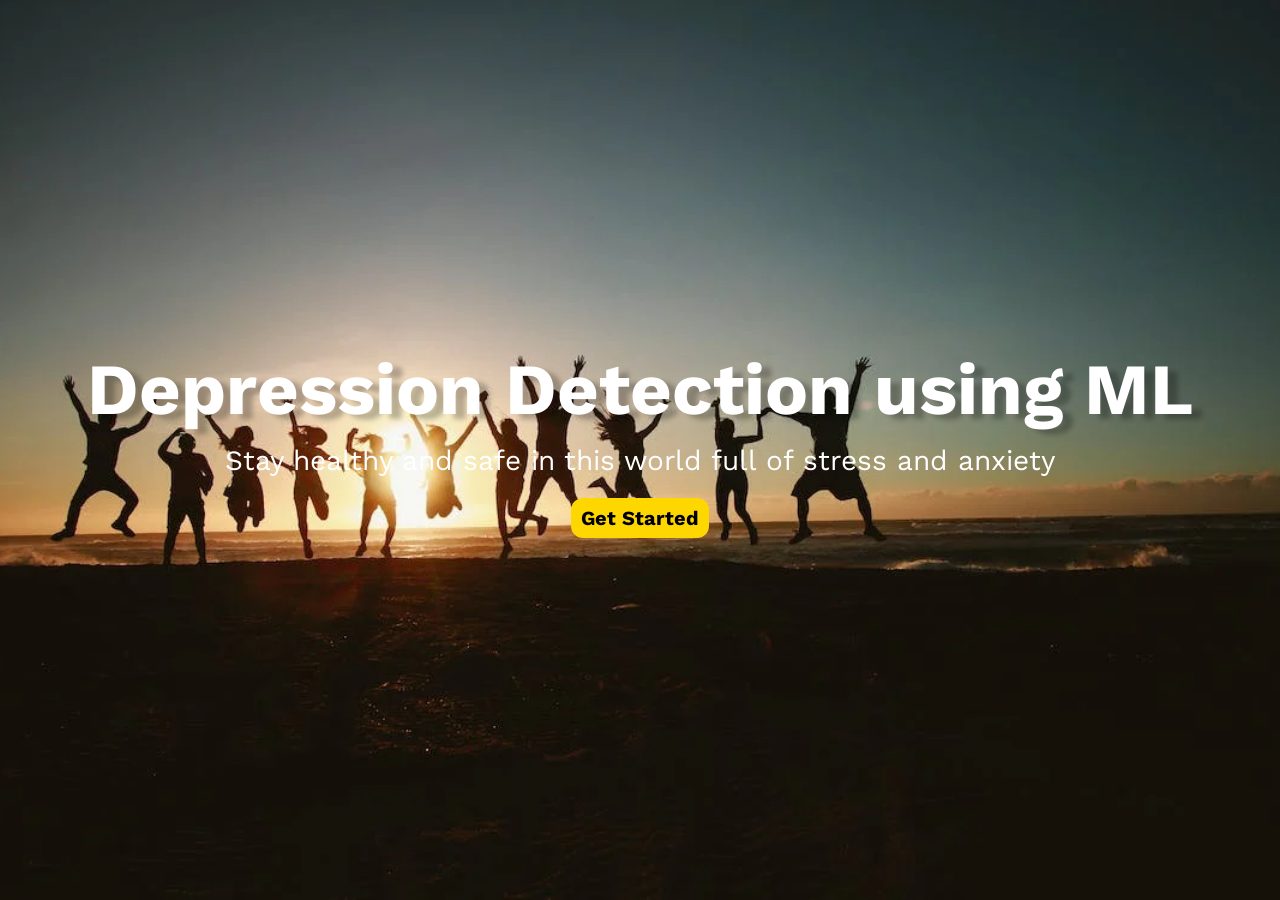
<file: templates/index.html>
<!DOCTYPE html>
<html>
  <head>
    <link
      href="https://fonts.googleapis.com/css?family=Work+Sans&display=swap"
      rel="stylesheet"
    />
    <link href="../static/styles/main.css" rel="stylesheet" />
    <link
      href="https://cdn.jsdelivr.net/npm/bootstrap@5.0.2/dist/css/bootstrap.min.css"
      rel="stylesheet"
      integrity="sha384-EVSTQN3/azprG1Anm3QDgpJLIm9Nao0Yz1ztcQTwFspd3yD65VohhpuuCOmLASjC"
      crossorigin="anonymous"
    />
    <script
      src="https://cdn.jsdelivr.net/npm/bootstrap@5.0.2/dist/js/bootstrap.bundle.min.js"
      integrity="sha384-MrcW6ZMFYlzcLA8Nl+NtUVF0sA7MsXsP1UyJoMp4YLEuNSfAP+JcXn/tWtIaxVXM"
      crossorigin="anonymous"
    ></script>

    <title>Home-Page</title>
  </head>
  <body>
    <div class="background">
      <div class="heading">
        <h1 class="heading2">Depression Detection using ML</h1>
        <div class="sub-heading">
          Stay healthy and safe in this world full of stress and anxiety
        </div>
        <a href="/options">
          <button class="button mt-3">
            <span><strong>Get Started</strong></span>
          </button>
        </a>
      </div>
    </div>
  </body>
</html>
</file>
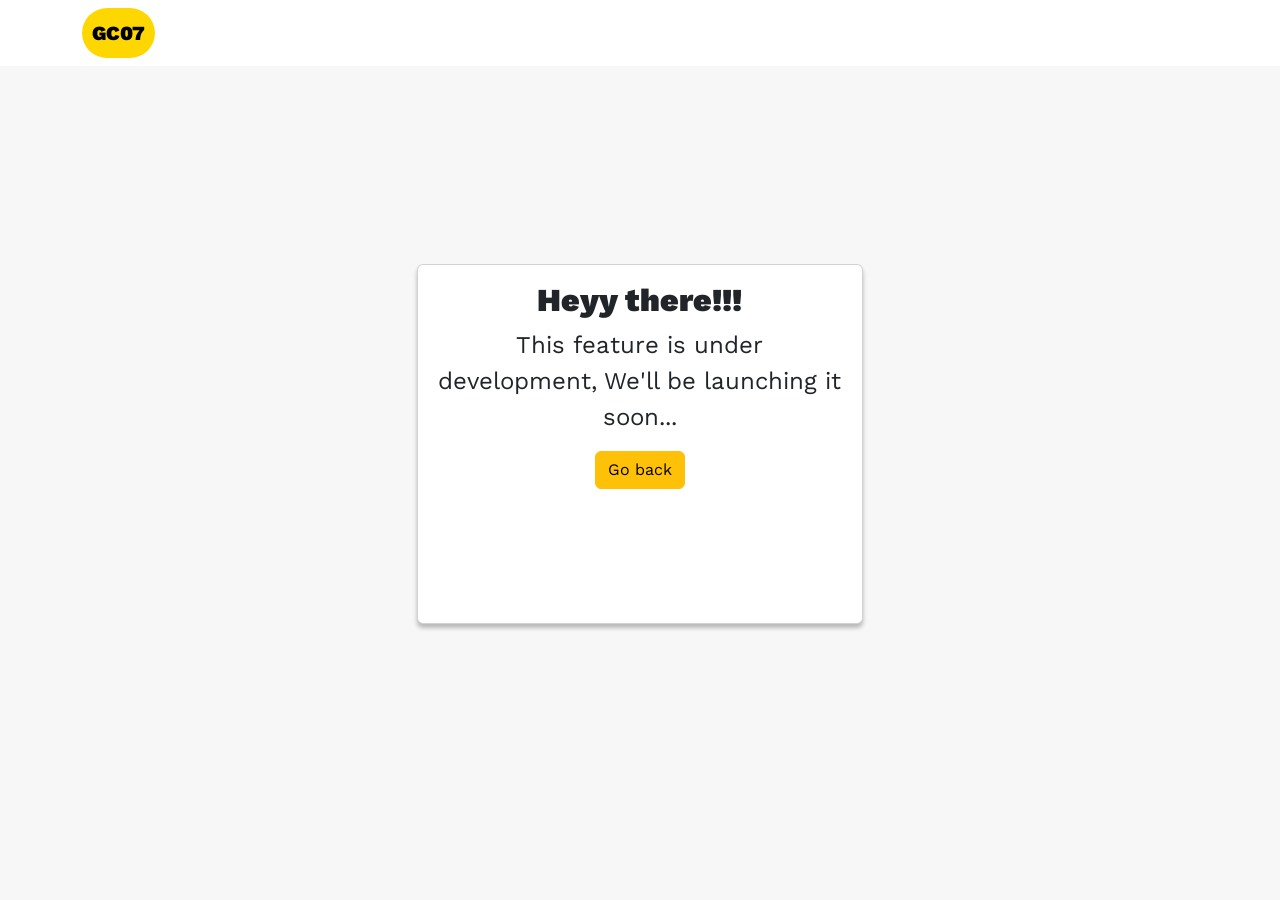
<file: templates/audio-analysis.html>
<!DOCTYPE html>
<html>
    <head>
        <link href="https://fonts.googleapis.com/css?family=Work+Sans&display=swap" rel="stylesheet" />
        <link href="../static/styles/main.css" rel="stylesheet" />
        <link href="https://cdn.jsdelivr.net/npm/bootstrap@5.0.2/dist/css/bootstrap.min.css" rel="stylesheet" integrity="sha384-EVSTQN3/azprG1Anm3QDgpJLIm9Nao0Yz1ztcQTwFspd3yD65VohhpuuCOmLASjC" crossorigin="anonymous">
        <script src="https://cdn.jsdelivr.net/npm/bootstrap@5.0.2/dist/js/bootstrap.bundle.min.js" integrity="sha384-MrcW6ZMFYlzcLA8Nl+NtUVF0sA7MsXsP1UyJoMp4YLEuNSfAP+JcXn/tWtIaxVXM" crossorigin="anonymous"></script>
        <!-- <title>document</title> -->
        
    </head>
    <body>
      <nav class="navbar fixed-top">
        <div class="container">
          <a class="navbar-brand" href="#">
            <!-- <img src="/docs/4.0/assets/brand/bootstrap-solid.svg" width="30" height="30" class="d-inline-block align-top" alt=""> -->
            <strong>GC07</strong>
          </a>
        </div>
      </nav>
      <div class="result container mt-5">
        <div class="card text-center">
          <div class="card-body mt-3`">
            <h5 class="card-title">Heyy there!!!</h5>
            <p class="card-text">This feature is under development, We'll be launching it soon...</p>
            <a href="/options" class="btn btn-warning">Go back</a>
          </div>
        </div>
      </div>
    </body>
</html>
</file>
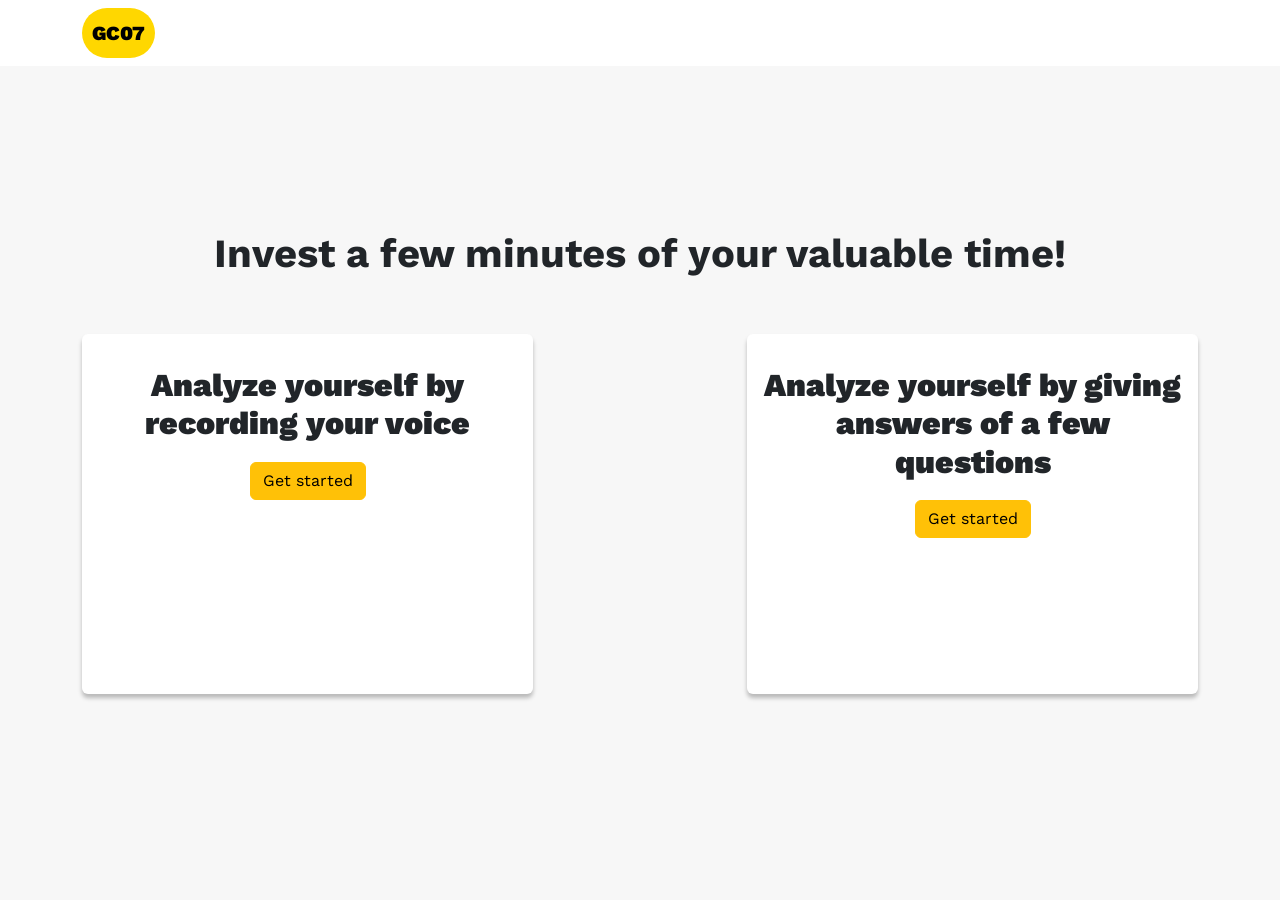
<file: templates/options.html>
<!DOCTYPE html>
<html>
    <head>
        <link href="https://fonts.googleapis.com/css?family=Work+Sans&display=swap" rel="stylesheet" />
        <link href="../static/styles/main.css" rel="stylesheet" />
        <link href="https://cdn.jsdelivr.net/npm/bootstrap@5.0.2/dist/css/bootstrap.min.css" rel="stylesheet" integrity="sha384-EVSTQN3/azprG1Anm3QDgpJLIm9Nao0Yz1ztcQTwFspd3yD65VohhpuuCOmLASjC" crossorigin="anonymous">
        <script src="https://cdn.jsdelivr.net/npm/bootstrap@5.0.2/dist/js/bootstrap.bundle.min.js" integrity="sha384-MrcW6ZMFYlzcLA8Nl+NtUVF0sA7MsXsP1UyJoMp4YLEuNSfAP+JcXn/tWtIaxVXM" crossorigin="anonymous"></script>

        <title>Web Features</title>
        
    </head>
    <body>
        <nav class="navbar">
          <div class="container">
            <a class="navbar-brand" href="#">
              <!-- <img src="/docs/4.0/assets/brand/bootstrap-solid.svg" width="30" height="30" class="d-inline-block align-top" alt=""> -->
              <strong>GC07</strong>
            </a>
          </div>
        </nav>
        <div class="container">
                
           <div class="options">
                <div class="row text-center">
                  <div class="mb-5">
                    <h1>Invest a few minutes of your valuable time!</h1>
                  </div>  
                  <!-- <div class="col-sm-1"></div> -->
                  <div class="col-sm-5">
                    <div class="card">
                      <div class="card-body">
                        <!-- <h5 class="card-title">We provide treatment</h5> -->
                        <h5 class="card-title mt-3">Analyze yourself by recording your voice</p>
                        <a href="/audio-analysis" class="btn btn-warning">Get started</a>
                      </div>
                    </div>
                  </div>
                  <div class="col-sm-2"></div>
                    <div class="col-sm-5">
                      <div class="card">
                        <div class="card-body">
                          <!-- <h5 class="card-title">We provide treatment</h5> -->
                          <h5 class="card-title mt-3">Analyze yourself by giving answers of a few questions</p>
                          <a href="/textual-analysis" class="btn btn-warning">Get started</a>
                        </div>
                      </div>
                    </div>
                    
                    <!-- <div class="col-sm-1"></div> -->
                  </div>   
                </div>
        
                </div>
    </body>
</html>
</file>
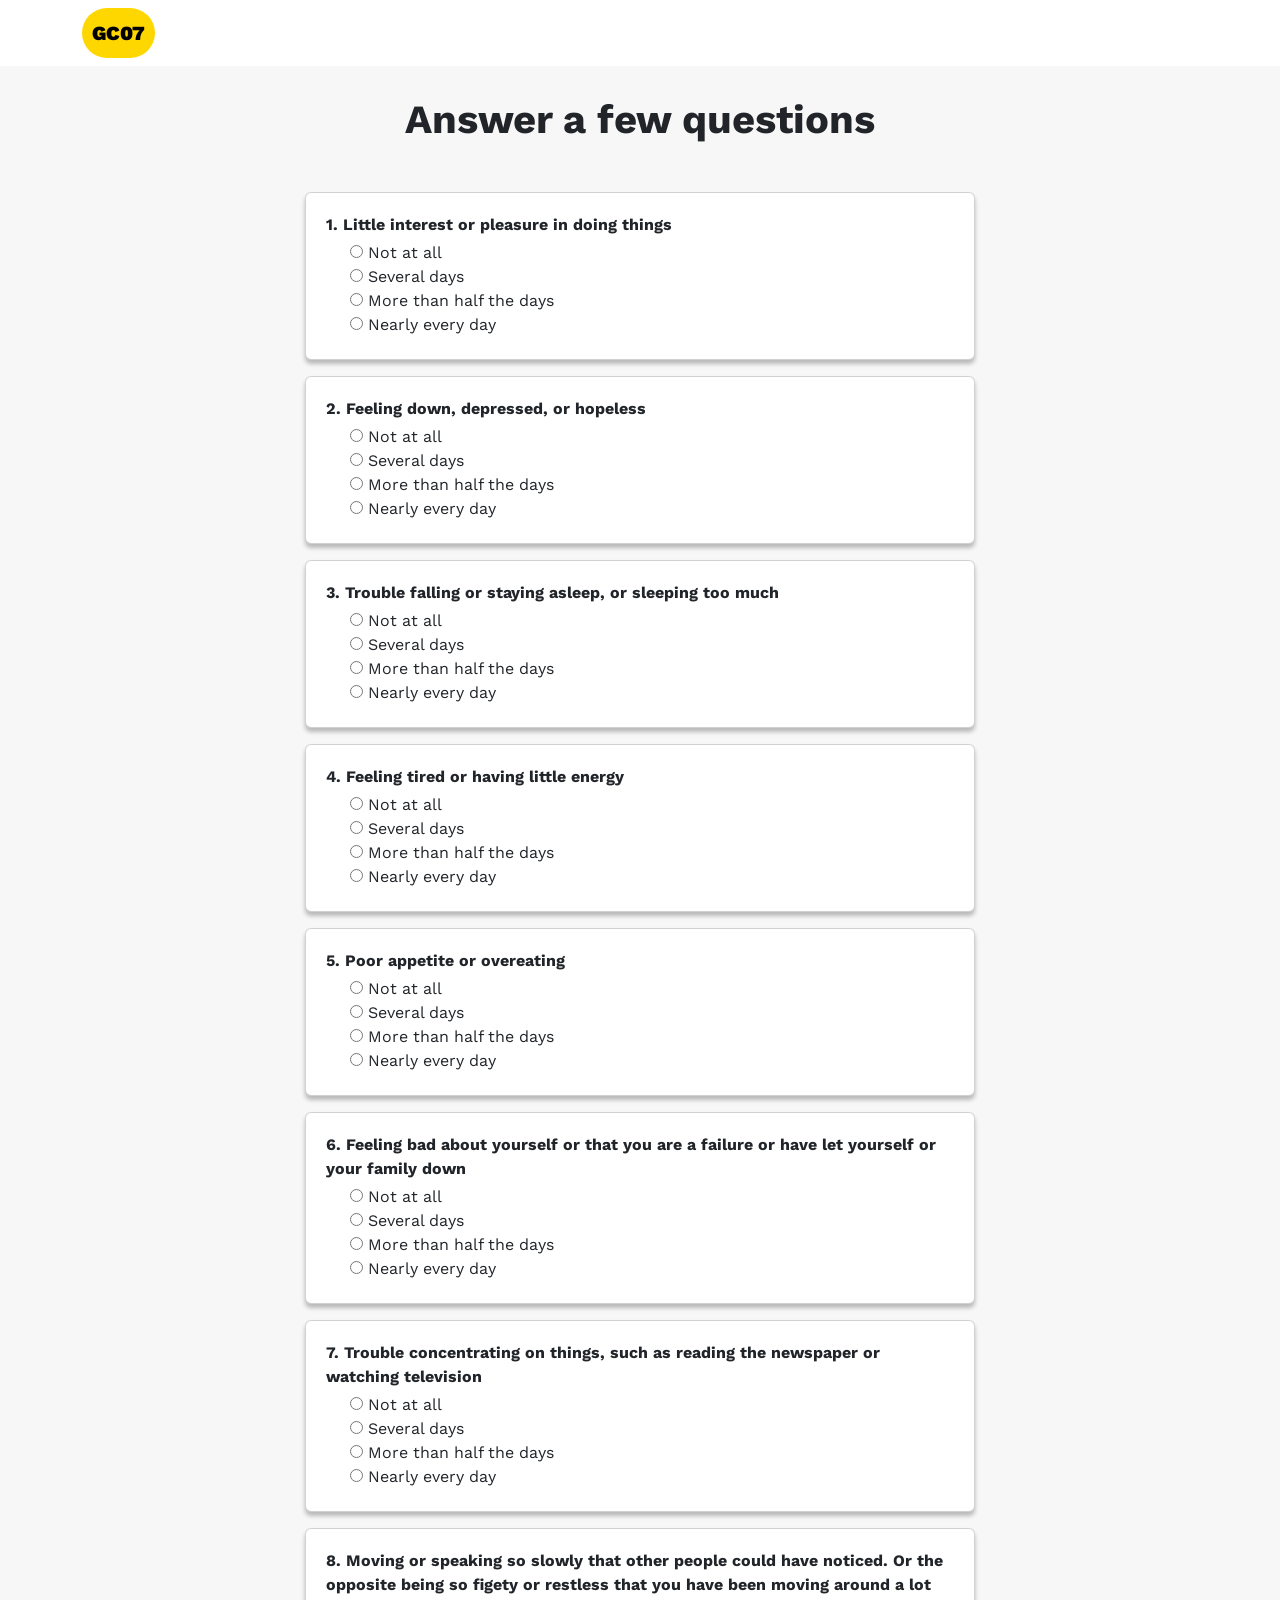
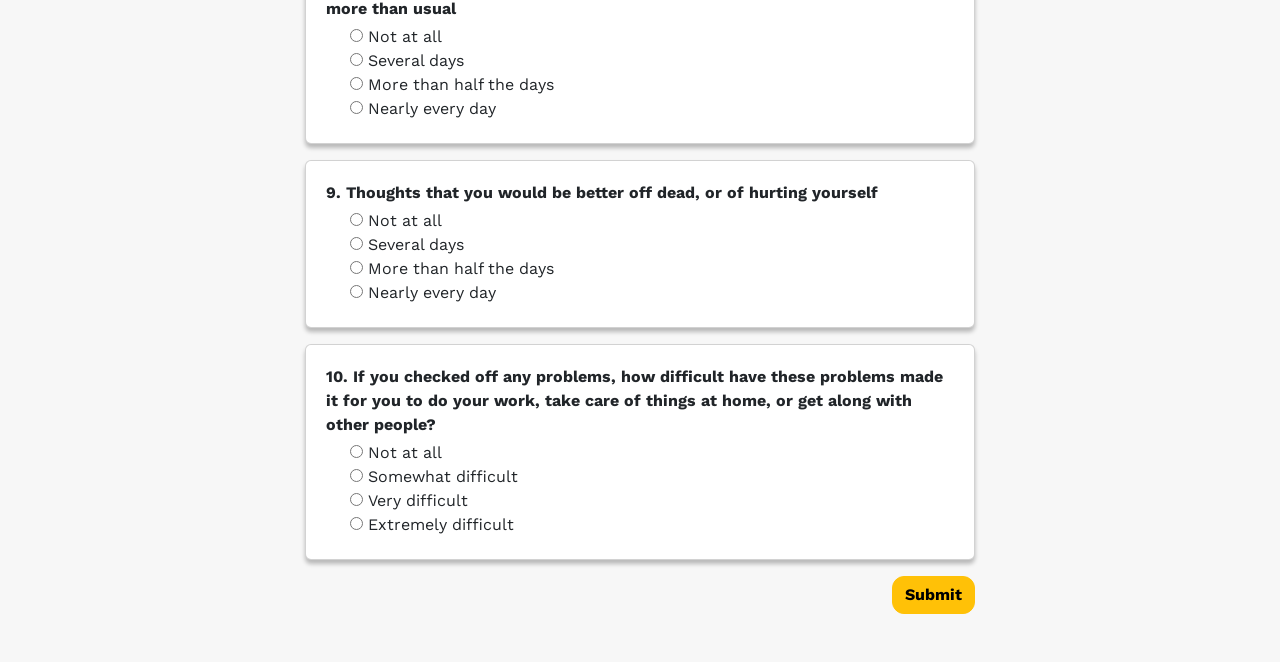
<file: templates/predict-severity.html>
<!DOCTYPE html>
<html>
  <head>
    <link
      href="https://fonts.googleapis.com/css?family=Work+Sans&display=swap"
      rel="stylesheet"
    />
    <link href="../static/styles/main.css" rel="stylesheet" />
    <link
      href="https://cdn.jsdelivr.net/npm/bootstrap@5.0.2/dist/css/bootstrap.min.css"
      rel="stylesheet"
      integrity="sha384-EVSTQN3/azprG1Anm3QDgpJLIm9Nao0Yz1ztcQTwFspd3yD65VohhpuuCOmLASjC"
      crossorigin="anonymous"
    />
    <script
      src="https://cdn.jsdelivr.net/npm/bootstrap@5.0.2/dist/js/bootstrap.bundle.min.js"
      integrity="sha384-MrcW6ZMFYlzcLA8Nl+NtUVF0sA7MsXsP1UyJoMp4YLEuNSfAP+JcXn/tWtIaxVXM"
      crossorigin="anonymous"
    ></script>

    <title>Beck's Depression Inventory</title>
  </head>
  <body>
    <nav class="navbar fixed-top">
      <div class="container">
        <a class="navbar-brand" href="#">
          <!-- <img src="/docs/4.0/assets/brand/bootstrap-solid.svg" width="30" height="30" class="d-inline-block align-top" alt=""> -->
          <strong>GC07</strong>
        </a>
      </div>
    </nav>
    <div class="container questions-form">
      <div class="text-center mb-5">
        <h1>Answer a few questions</h1>
      </div>
      <div class="form">
        <form method="POST" action="/predict-severity" class="form">
          <div class="form-group card">
            <label for="gender"
              ><strong
                >1. Little interest or pleasure in doing things</strong
              ></label
            >
            <div class="form-check mt-1">
              <input
                type="radio"
                id="op-1"
                name="que-1"
                value="0"
                style="font-weight: bold"
              />
              <label for="op-1">Not at all</label><br />
              <input
                type="radio"
                id="op-2"
                name="que-1"
                value="1"
                style="font-weight: bold"
              />
              <label for="op-2">Several days</label><br />
              <input
                type="radio"
                id="op-3"
                name="que-1"
                value="2"
                style="font-weight: bold"
              />
              <label for="op-3">More than half the days</label><br />
              <input
                type="radio"
                id="op-4"
                name="que-1"
                value="3"
                style="font-weight: bold"
              />
              <label for="op-4">Nearly every day</label><br />
            </div>
          </div>
          <div class="form-group card">
            <label for="gender"
              ><strong>2. Feeling down, depressed, or hopeless</strong></label
            >
            <div class="form-check mt-1">
              <input
                type="radio"
                id="op-1"
                name="que-2"
                value="0"
                style="font-weight: bold"
              />
              <label for="op-1">Not at all</label><br />
              <input
                type="radio"
                id="op-2"
                name="que-2"
                value="1"
                style="font-weight: bold"
              />
              <label for="op-2">Several days</label><br />
              <input
                type="radio"
                id="op-3"
                name="que-2"
                value="2"
                style="font-weight: bold"
              />
              <label for="op-3">More than half the days</label><br />
              <input
                type="radio"
                id="op-4"
                name="que-2"
                value="3"
                style="font-weight: bold"
              />
              <label for="op-4">Nearly every day</label><br />
            </div>
          </div>
          <div class="form-group card">
            <label for="gender"
              ><strong
                >3. Trouble falling or staying asleep, or sleeping too
                much</strong
              ></label
            >
            <div class="form-check mt-1">
              <input
                type="radio"
                id="op-1"
                name="que-3"
                value="0"
                style="font-weight: bold"
              />
              <label for="op-1">Not at all</label><br />
              <input
                type="radio"
                id="op-2"
                name="que-3"
                value="1"
                style="font-weight: bold"
              />
              <label for="op-2">Several days</label><br />
              <input
                type="radio"
                id="op-3"
                name="que-3"
                value="2"
                style="font-weight: bold"
              />
              <label for="op-3">More than half the days</label><br />
              <input
                type="radio"
                id="op-4"
                name="que-3"
                value="3"
                style="font-weight: bold"
              />
              <label for="op-4">Nearly every day</label><br />
            </div>
          </div>
          <div class="form-group card">
            <label for="gender"
              ><strong>4. Feeling tired or having little energy</strong></label
            >
            <div class="form-check mt-1">
              <input
                type="radio"
                id="op-1"
                name="que-4"
                value="0"
                style="font-weight: bold"
              />
              <label for="op-1">Not at all</label><br />
              <input
                type="radio"
                id="op-2"
                name="que-4"
                value="1"
                style="font-weight: bold"
              />
              <label for="op-2">Several days</label><br />
              <input
                type="radio"
                id="op-3"
                name="que-4"
                value="2"
                style="font-weight: bold"
              />
              <label for="op-3">More than half the days</label><br />
              <input
                type="radio"
                id="op-4"
                name="que-4"
                value="3"
                style="font-weight: bold"
              />
              <label for="op-4">Nearly every day</label><br />
            </div>
          </div>
          <div class="form-group card">
            <label for="gender"
              ><strong>5. Poor appetite or overeating</strong></label
            >
            <div class="form-check mt-1">
              <input
                type="radio"
                id="op-1"
                name="que-5"
                value="0"
                style="font-weight: bold"
              />
              <label for="op-1">Not at all</label><br />
              <input
                type="radio"
                id="op-2"
                name="que-5"
                value="1"
                style="font-weight: bold"
              />
              <label for="op-2">Several days</label><br />
              <input
                type="radio"
                id="op-3"
                name="que-5"
                value="2"
                style="font-weight: bold"
              />
              <label for="op-3">More than half the days</label><br />
              <input
                type="radio"
                id="op-4"
                name="que-5"
                value="3"
                style="font-weight: bold"
              />
              <label for="op-4">Nearly every day</label><br />
            </div>
          </div>
          <div class="form-group card">
            <label for="gender"
              ><strong
                >6. Feeling bad about yourself or that you are a failure or have
                let yourself or your family down</strong
              ></label
            >
            <div class="form-check mt-1">
              <input
                type="radio"
                id="op-1"
                name="que-6"
                value="0"
                style="font-weight: bold"
              />
              <label for="op-1">Not at all</label><br />
              <input
                type="radio"
                id="op-2"
                name="que-6"
                value="1"
                style="font-weight: bold"
              />
              <label for="op-2">Several days</label><br />
              <input
                type="radio"
                id="op-3"
                name="que-6"
                value="2"
                style="font-weight: bold"
              />
              <label for="op-3">More than half the days</label><br />
              <input
                type="radio"
                id="op-4"
                name="que-6"
                value="3"
                style="font-weight: bold"
              />
              <label for="op-4">Nearly every day</label><br />
            </div>
          </div>
          <div class="form-group card">
            <label for="gender"
              ><strong
                >7. Trouble concentrating on things, such as reading the
                newspaper or watching television</strong
              ></label
            >
            <div class="form-check mt-1">
              <input
                type="radio"
                id="op-1"
                name="que-7"
                value="0"
                style="font-weight: bold"
              />
              <label for="op-1">Not at all</label><br />
              <input
                type="radio"
                id="op-2"
                name="que-7"
                value="1"
                style="font-weight: bold"
              />
              <label for="op-2">Several days</label><br />
              <input
                type="radio"
                id="op-3"
                name="que-7"
                value="2"
                style="font-weight: bold"
              />
              <label for="op-3">More than half the days</label><br />
              <input
                type="radio"
                id="op-4"
                name="que-7"
                value="3"
                style="font-weight: bold"
              />
              <label for="op-4">Nearly every day</label><br />
            </div>
          </div>
          <div class="form-group card">
            <label for="gender"
              ><strong
                >8. Moving or speaking so slowly that other people could have
                noticed. Or the opposite being so figety or restless that you
                have been moving around a lot more than usual</strong
              ></label
            >
            <div class="form-check mt-1">
              <input
                type="radio"
                id="op-1"
                name="que-8"
                value="0"
                style="font-weight: bold"
              />
              <label for="op-1">Not at all</label><br />
              <input
                type="radio"
                id="op-2"
                name="que-8"
                value="1"
                style="font-weight: bold"
              />
              <label for="op-2">Several days</label><br />
              <input
                type="radio"
                id="op-3"
                name="que-8"
                value="2"
                style="font-weight: bold"
              />
              <label for="op-3">More than half the days</label><br />
              <input
                type="radio"
                id="op-4"
                name="que-8"
                value="3"
                style="font-weight: bold"
              />
              <label for="op-4">Nearly every day</label><br />
            </div>
          </div>
          <div class="form-group card">
            <label for="gender"
              ><strong
                >9. Thoughts that you would be better off dead, or of hurting
                yourself</strong
              ></label
            >
            <div class="form-check mt-1">
              <input
                type="radio"
                id="op-1"
                name="que-9"
                value="0"
                style="font-weight: bold"
              />
              <label for="op-1">Not at all</label><br />
              <input
                type="radio"
                id="op-2"
                name="que-9"
                value="1"
                style="font-weight: bold"
              />
              <label for="op-2">Several days</label><br />
              <input
                type="radio"
                id="op-3"
                name="que-9"
                value="2"
                style="font-weight: bold"
              />
              <label for="op-3">More than half the days</label><br />
              <input
                type="radio"
                id="op-4"
                name="que-9"
                value="3"
                style="font-weight: bold"
              />
              <label for="op-4">Nearly every day</label><br />
            </div>
          </div>
          <div class="form-group card">
            <label for="gender"
              ><strong
                >10. If you checked off any problems, how difficult have these
                problems made it for you to do your work, take care of things at
                home, or get along with other people?</strong
              ></label
            >
            <div class="form-check mt-1">
              <input
                type="radio"
                id="op-1"
                name="que-10"
                value="0"
                style="font-weight: bold"
              />
              <label for="op-1">Not at all</label><br />
              <input
                type="radio"
                id="op-2"
                name="que-10"
                value="1"
                style="font-weight: bold"
              />
              <label for="op-2">Somewhat difficult</label><br />
              <input
                type="radio"
                id="op-3"
                name="que-10"
                value="2"
                style="font-weight: bold"
              />
              <label for="op-3">Very difficult</label><br />
              <input
                type="radio"
                id="op-4"
                name="que-10"
                value="3"
                style="font-weight: bold"
              />
              <label for="op-4">Extremely difficult </label><br />
            </div>
          </div>

          <div class="submit-form mb-5">
            <button
              type="submit"
              class="btn btn-warning"
              style="color: black; font-weight: bold; border-radius: 12px"
            >
              Submit
            </button>
          </div>
        </form>
      </div>
    </div>
  </body>
</html>
</file>
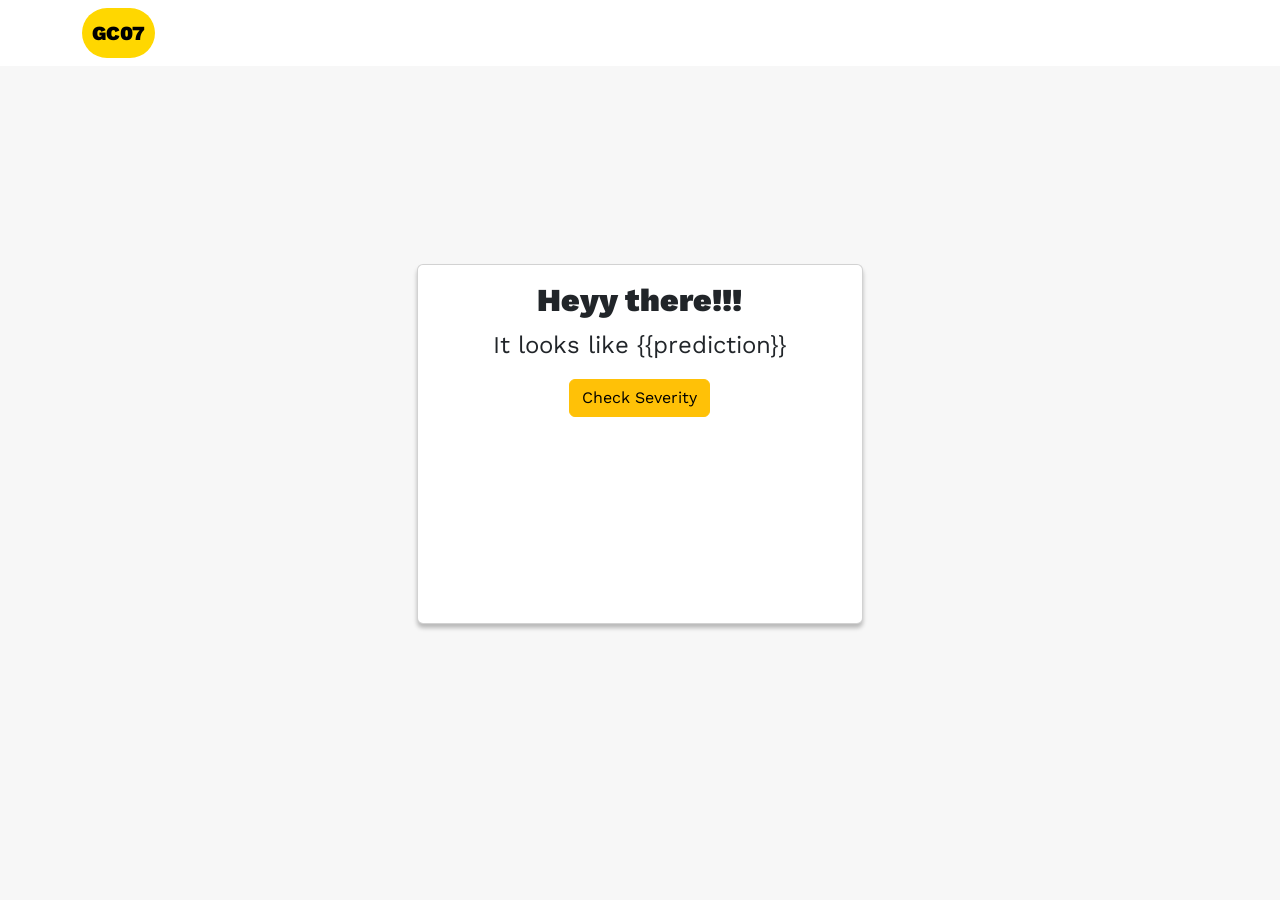
<file: templates/result-1.html>
<!DOCTYPE html>
<html>
  <head>
    <link
      href="https://fonts.googleapis.com/css?family=Work+Sans&display=swap"
      rel="stylesheet"
    />
    <link href="../static/styles/main.css" rel="stylesheet" />
    <link
      href="https://cdn.jsdelivr.net/npm/bootstrap@5.0.2/dist/css/bootstrap.min.css"
      rel="stylesheet"
      integrity="sha384-EVSTQN3/azprG1Anm3QDgpJLIm9Nao0Yz1ztcQTwFspd3yD65VohhpuuCOmLASjC"
      crossorigin="anonymous"
    />
    <script
      src="https://cdn.jsdelivr.net/npm/bootstrap@5.0.2/dist/js/bootstrap.bundle.min.js"
      integrity="sha384-MrcW6ZMFYlzcLA8Nl+NtUVF0sA7MsXsP1UyJoMp4YLEuNSfAP+JcXn/tWtIaxVXM"
      crossorigin="anonymous"
    ></script>
    <title>document</title>
  </head>
  <body>
    <nav class="navbar fixed-top">
      <div class="container">
        <a class="navbar-brand" href="#">
          <!-- <img src="/docs/4.0/assets/brand/bootstrap-solid.svg" width="30" height="30" class="d-inline-block align-top" alt=""> -->
          <strong>GC07</strong>
        </a>
      </div>
    </nav>
    <div class="result container mt-5">
      <div class="card text-center">
        <div class="card-body">
          <h5 class="card-title">Heyy there!!!</h5>
          <p class="card-text">It looks like {{prediction}}</p>
          <a href="/predict-severity" class="btn btn-warning">Check Severity</a>
        </div>
      </div>
    </div>
  </body>
</html>
</file>
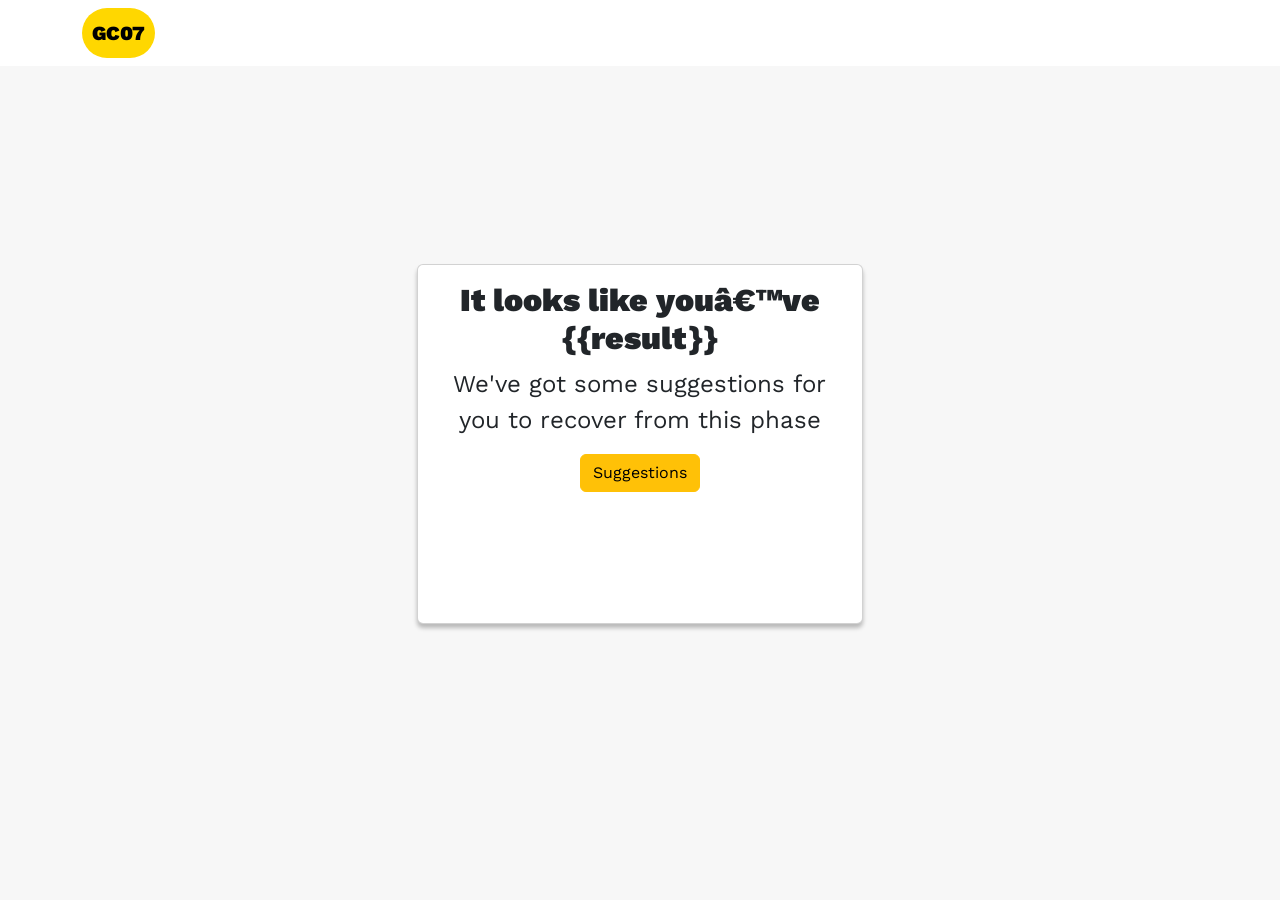
<file: templates/result.html>
<!DOCTYPE html>
<html>
    <head>
        <link href="https://fonts.googleapis.com/css?family=Work+Sans&display=swap" rel="stylesheet" />
        <link href="../static/styles/main.css" rel="stylesheet" />
        <link href="https://cdn.jsdelivr.net/npm/bootstrap@5.0.2/dist/css/bootstrap.min.css" rel="stylesheet" integrity="sha384-EVSTQN3/azprG1Anm3QDgpJLIm9Nao0Yz1ztcQTwFspd3yD65VohhpuuCOmLASjC" crossorigin="anonymous">
        <script src="https://cdn.jsdelivr.net/npm/bootstrap@5.0.2/dist/js/bootstrap.bundle.min.js" integrity="sha384-MrcW6ZMFYlzcLA8Nl+NtUVF0sA7MsXsP1UyJoMp4YLEuNSfAP+JcXn/tWtIaxVXM" crossorigin="anonymous"></script>
        <title>document</title>
        
    </head>
    <body>
      <nav class="navbar fixed-top">
        <div class="container">
          <a class="navbar-brand" href="#">
            <!-- <img src="/docs/4.0/assets/brand/bootstrap-solid.svg" width="30" height="30" class="d-inline-block align-top" alt=""> -->
            <strong>GC07</strong>
          </a>
        </div>
      </nav>
      <div class="result container mt-5">
        <div class="card text-center">
          <div class="card-body">
            <h5 class="card-title">It looks like you’ve {{result}}</h5>
            <p class="card-text">We've got some suggestions for you to recover from this phase</p>
            <a href="/suggestions" class="btn btn-warning">Suggestions</a>
          </div>
        </div>
      </div>
    </body>
</html>
</file>
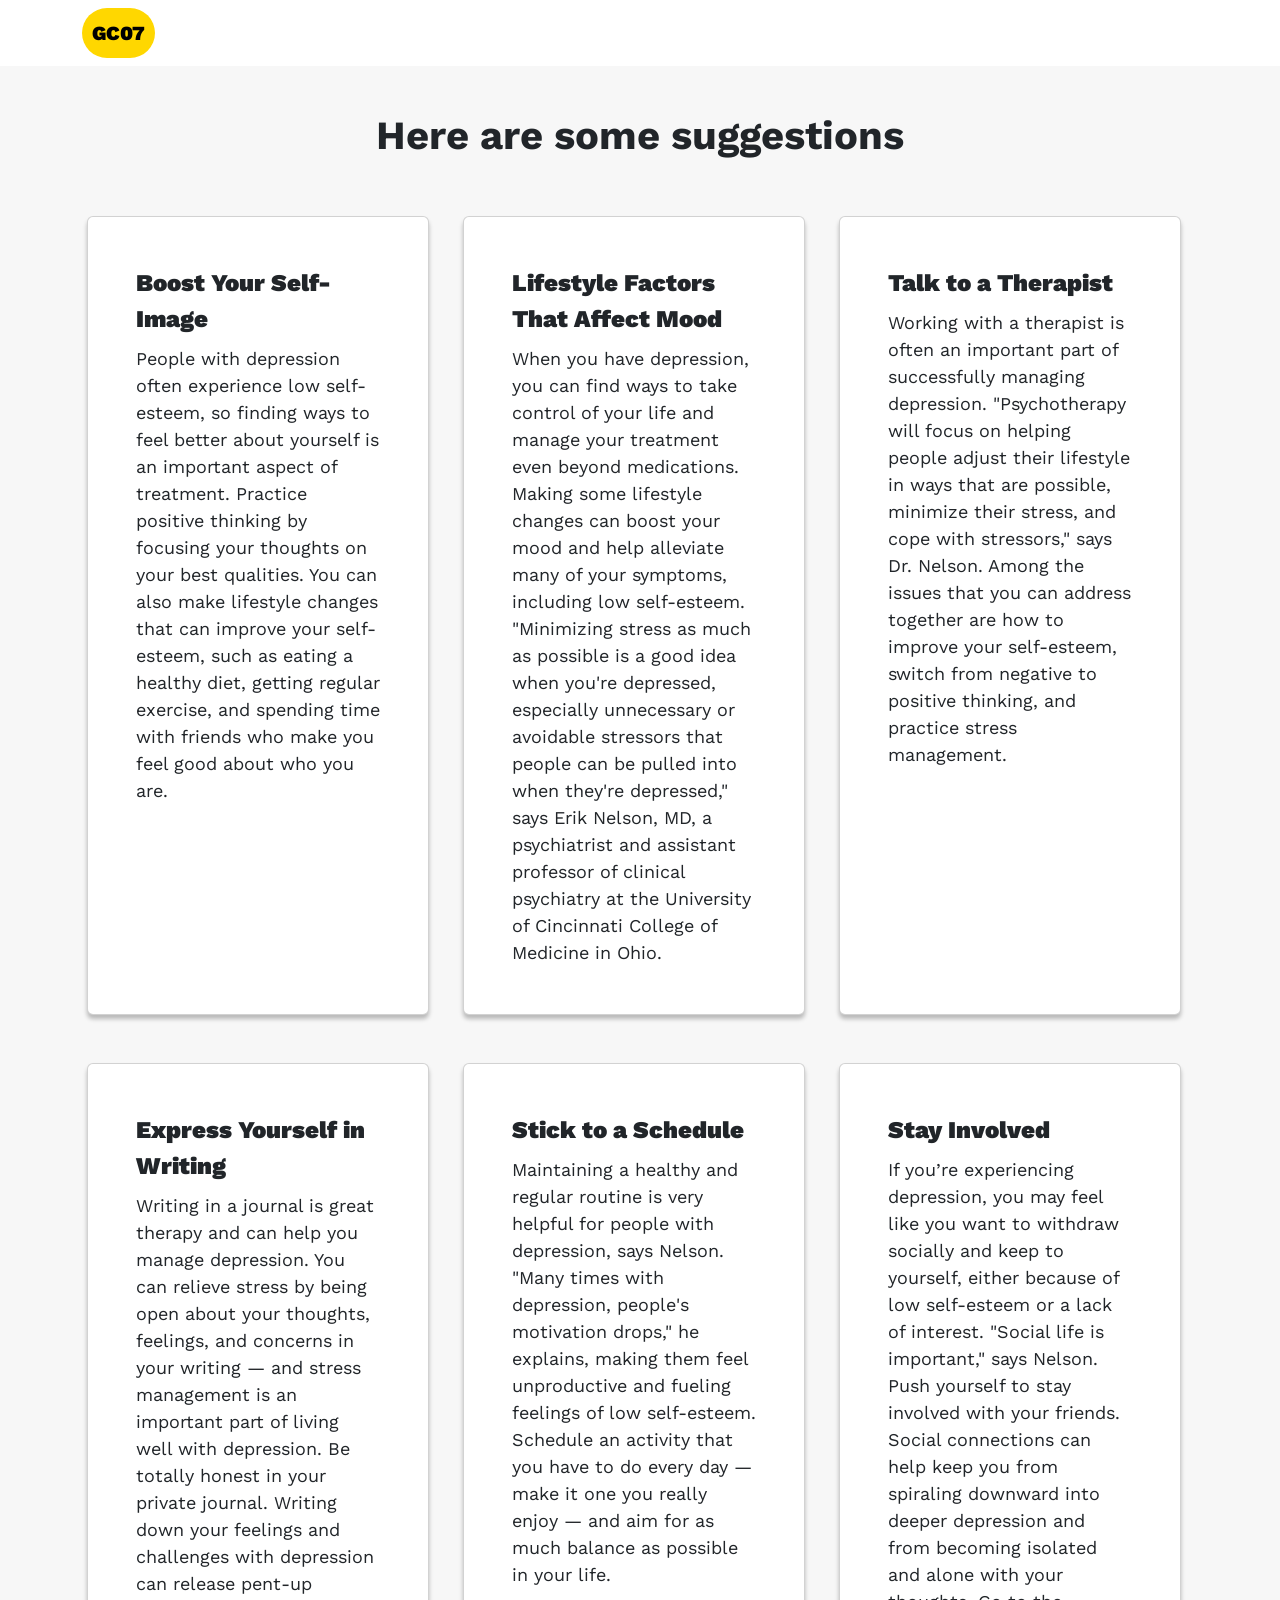
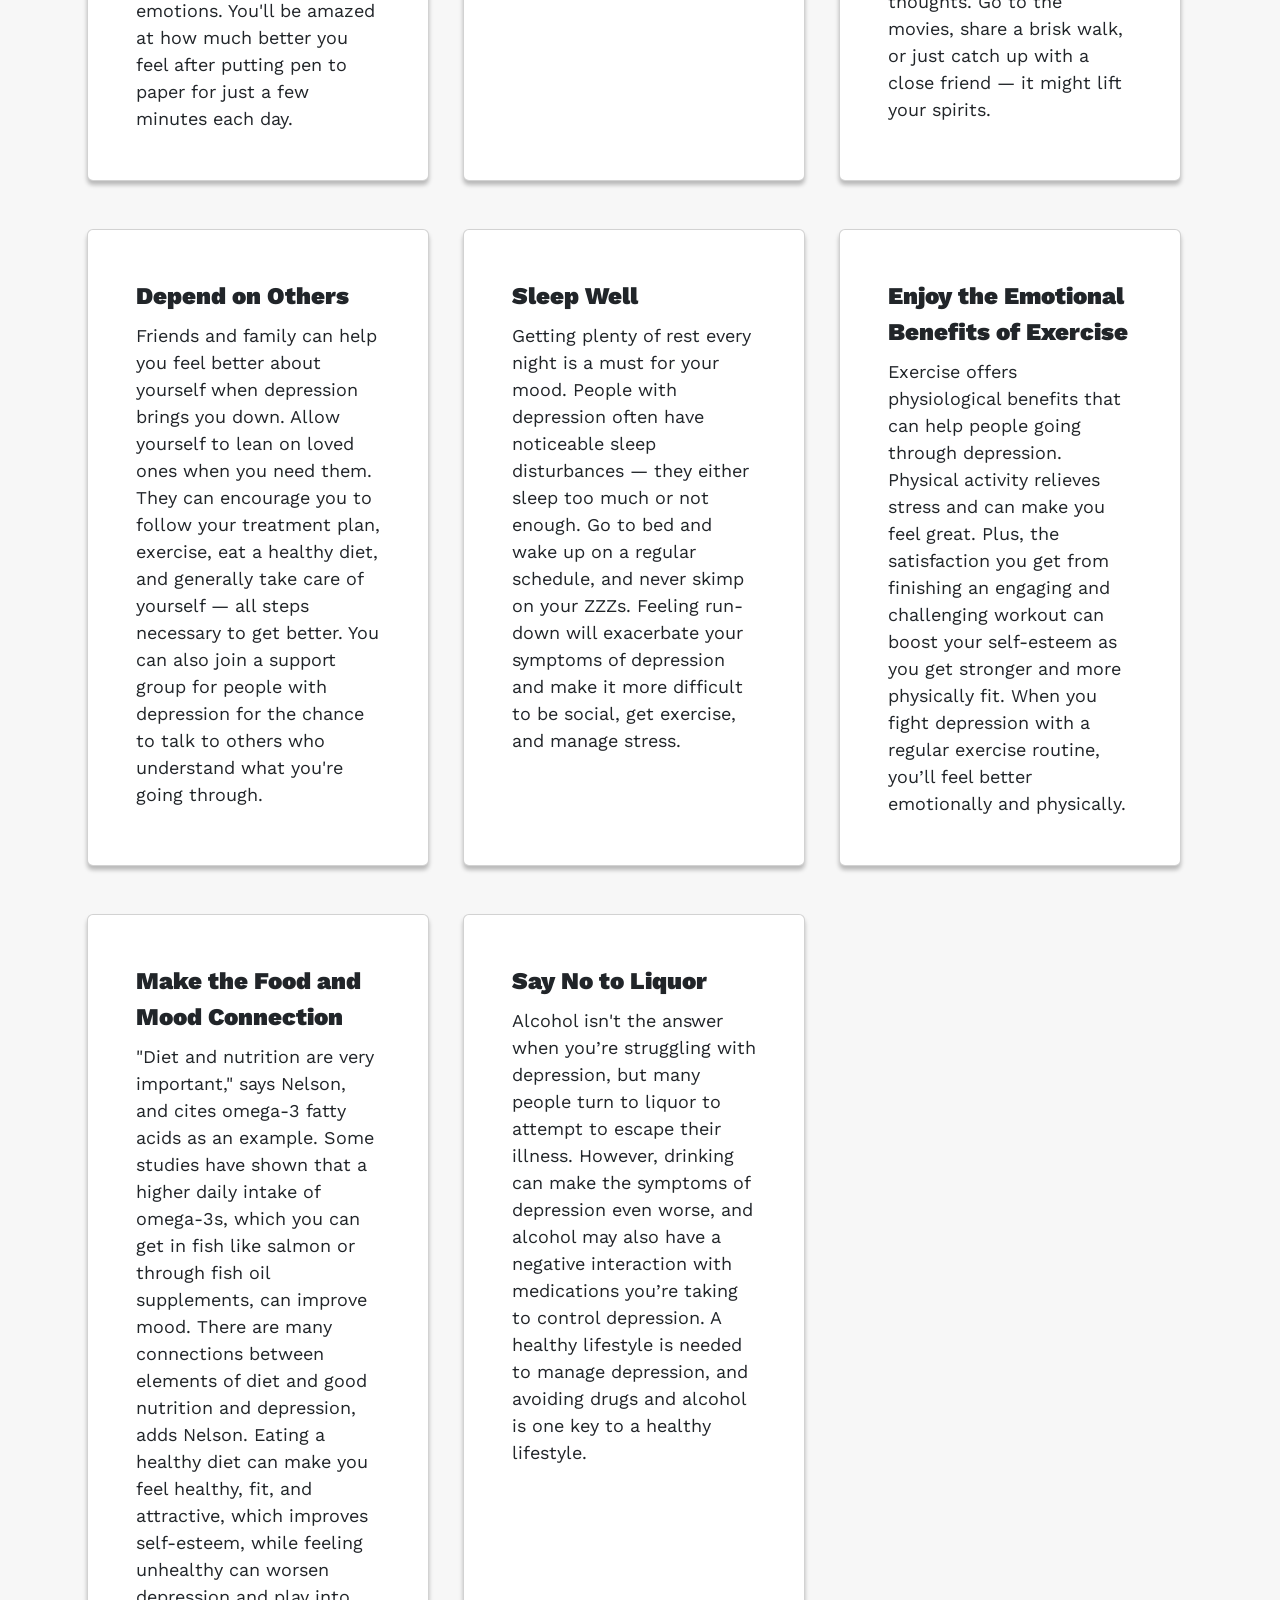
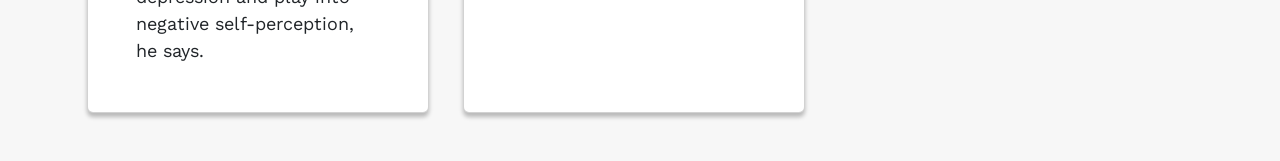
<file: templates/suggestions.html>
<!DOCTYPE html>
<html lang="en">
  <head>
    <meta charset="UTF-8" />
    <meta http-equiv="X-UA-Compatible" content="IE=edge" />
    <meta name="viewport" content="width=device-width, initial-scale=1.0" />
    <title>Suggestions</title>
    <link
      href="https://fonts.googleapis.com/css?family=Work+Sans&display=swap"
      rel="stylesheet"
    />
    <link href="../static/styles/main.css" rel="stylesheet" />
    <link
      href="https://cdn.jsdelivr.net/npm/bootstrap@5.0.2/dist/css/bootstrap.min.css"
      rel="stylesheet"
      integrity="sha384-EVSTQN3/azprG1Anm3QDgpJLIm9Nao0Yz1ztcQTwFspd3yD65VohhpuuCOmLASjC"
      crossorigin="anonymous"
    />
    <script
      src="https://cdn.jsdelivr.net/npm/bootstrap@5.0.2/dist/js/bootstrap.bundle.min.js"
      integrity="sha384-MrcW6ZMFYlzcLA8Nl+NtUVF0sA7MsXsP1UyJoMp4YLEuNSfAP+JcXn/tWtIaxVXM"
      crossorigin="anonymous"
    ></script>
  </head>
  <body>
    <nav class="navbar fixed-top">
      <div class="container">
        <a class="navbar-brand" href="#">
          <!-- <img src="/docs/4.0/assets/brand/bootstrap-solid.svg" width="30" height="30" class="d-inline-block align-top" alt=""> -->
          <strong>GC07</strong>
        </a>
      </div>
    </nav>
    <div class="container">
      <div class="suggestions mb-5">
        <div class="text-center">
          <h1>Here are some suggestions</h1>
        </div>
        <div class="row">
          <div class="col-md-4 card p-5 mt-5">
            <div class="card-title">Boost Your Self-Image</div>
            <p class="card-text">
              People with depression often experience low self-esteem, so
              finding ways to feel better about yourself is an important aspect
              of treatment. Practice positive thinking by focusing your thoughts
              on your best qualities. You can also make lifestyle changes that
              can improve your self-esteem, such as eating a healthy diet,
              getting regular exercise, and spending time with friends who make
              you feel good about who you are.
            </p>
          </div>
          <div class="col-md-4 card p-5 mt-5">
            <div class="card-title">Lifestyle Factors That Affect Mood</div>
            <p class="card-text">
              When you have depression, you can find ways to take control of
              your life and manage your treatment even beyond medications.
              Making some lifestyle changes can boost your mood and help
              alleviate many of your symptoms, including low self-esteem.
              "Minimizing stress as much as possible is a good idea when you're
              depressed, especially unnecessary or avoidable stressors that
              people can be pulled into when they're depressed," says Erik
              Nelson, MD, a psychiatrist and assistant professor of clinical
              psychiatry at the University of Cincinnati College of Medicine in
              Ohio.
            </p>
          </div>
          <div class="col-md-4 card p-5 mt-5">
            <div class="card-title">Talk to a Therapist</div>
            <p class="card-text">
              Working with a therapist is often an important part of
              successfully managing depression. "Psychotherapy will focus on
              helping people adjust their lifestyle in ways that are possible,
              minimize their stress, and cope with stressors," says Dr. Nelson.
              Among the issues that you can address together are how to improve
              your self-esteem, switch from negative to positive thinking, and
              practice stress management.
            </p>
          </div>
          <div class="col-md-4 card p-5 mt-5">
            <div class="card-title">Express Yourself in Writing</div>
            <p class="card-text">
              Writing in a journal is great therapy and can help you manage
              depression. You can relieve stress by being open about your
              thoughts, feelings, and concerns in your writing — and stress
              management is an important part of living well with depression. Be
              totally honest in your private journal. Writing down your feelings
              and challenges with depression can release pent-up emotions.
              You'll be amazed at how much better you feel after putting pen to
              paper for just a few minutes each day.
            </p>
          </div>
          <div class="col-md-4 card p-5 mt-5">
            <div class="card-title">Stick to a Schedule</div>
            <p class="card-text">
              Maintaining a healthy and regular routine is very helpful for
              people with depression, says Nelson. "Many times with depression,
              people's motivation drops," he explains, making them feel
              unproductive and fueling feelings of low self-esteem. Schedule an
              activity that you have to do every day — make it one you really
              enjoy — and aim for as much balance as possible in your life.
            </p>
          </div>
          <div class="col-md-4 card p-5 mt-5">
            <div class="card-title">Stay Involved</div>
            <p class="card-text">
              If you’re experiencing depression, you may feel like you want to
              withdraw socially and keep to yourself, either because of low
              self-esteem or a lack of interest. "Social life is important,"
              says Nelson. Push yourself to stay involved with your friends.
              Social connections can help keep you from spiraling downward into
              deeper depression and from becoming isolated and alone with your
              thoughts. Go to the movies, share a brisk walk, or just catch up
              with a close friend — it might lift your spirits.
            </p>
          </div>
          <div class="col-md-4 card p-5 mt-5">
            <div class="card-title">Depend on Others</div>
            <p class="card-text">
              Friends and family can help you feel better about yourself when
              depression brings you down. Allow yourself to lean on loved ones
              when you need them. They can encourage you to follow your
              treatment plan, exercise, eat a healthy diet, and generally take
              care of yourself — all steps necessary to get better. You can also
              join a support group for people with depression for the chance to
              talk to others who understand what you're going through.
            </p>
          </div>
          <div class="col-md-4 card p-5 mt-5">
            <div class="card-title">Sleep Well</div>
            <p class="card-text">
              Getting plenty of rest every night is a must for your mood. People
              with depression often have noticeable sleep disturbances — they
              either sleep too much or not enough. Go to bed and wake up on a
              regular schedule, and never skimp on your ZZZs. Feeling run-down
              will exacerbate your symptoms of depression and make it more
              difficult to be social, get exercise, and manage stress.
            </p>
          </div>
          <div class="col-md-4 card p-5 mt-5">
            <div class="card-title">
              Enjoy the Emotional Benefits of Exercise
            </div>
            <p class="card-text">
              Exercise offers physiological benefits that can help people going
              through depression. Physical activity relieves stress and can make
              you feel great. Plus, the satisfaction you get from finishing an
              engaging and challenging workout can boost your self-esteem as you
              get stronger and more physically fit. When you fight depression
              with a regular exercise routine, you’ll feel better emotionally
              and physically.
            </p>
          </div>
          <div class="col-md-4 card p-5 mt-5">
            <div class="card-title">Make the Food and Mood Connection</div>
            <p class="card-text">
              "Diet and nutrition are very important," says Nelson, and cites
              omega-3 fatty acids as an example. Some studies have shown that a
              higher daily intake of omega-3s, which you can get in fish like
              salmon or through fish oil supplements, can improve mood. There
              are many connections between elements of diet and good nutrition
              and depression, adds Nelson. Eating a healthy diet can make you
              feel healthy, fit, and attractive, which improves self-esteem,
              while feeling unhealthy can worsen depression and play into
              negative self-perception, he says.
            </p>
          </div>
          <div class="col-md-4 card p-5 mt-5">
            <div class="card-title">Say No to Liquor</div>
            <p class="card-text">
              Alcohol isn't the answer when you’re struggling with depression,
              but many people turn to liquor to attempt to escape their illness.
              However, drinking can make the symptoms of depression even worse,
              and alcohol may also have a negative interaction with medications
              you’re taking to control depression. A healthy lifestyle is needed
              to manage depression, and avoiding drugs and alcohol is one key to
              a healthy lifestyle.
            </p>
          </div>
        </div>
      </div>
    </div>
  </body>
</html>
</file>
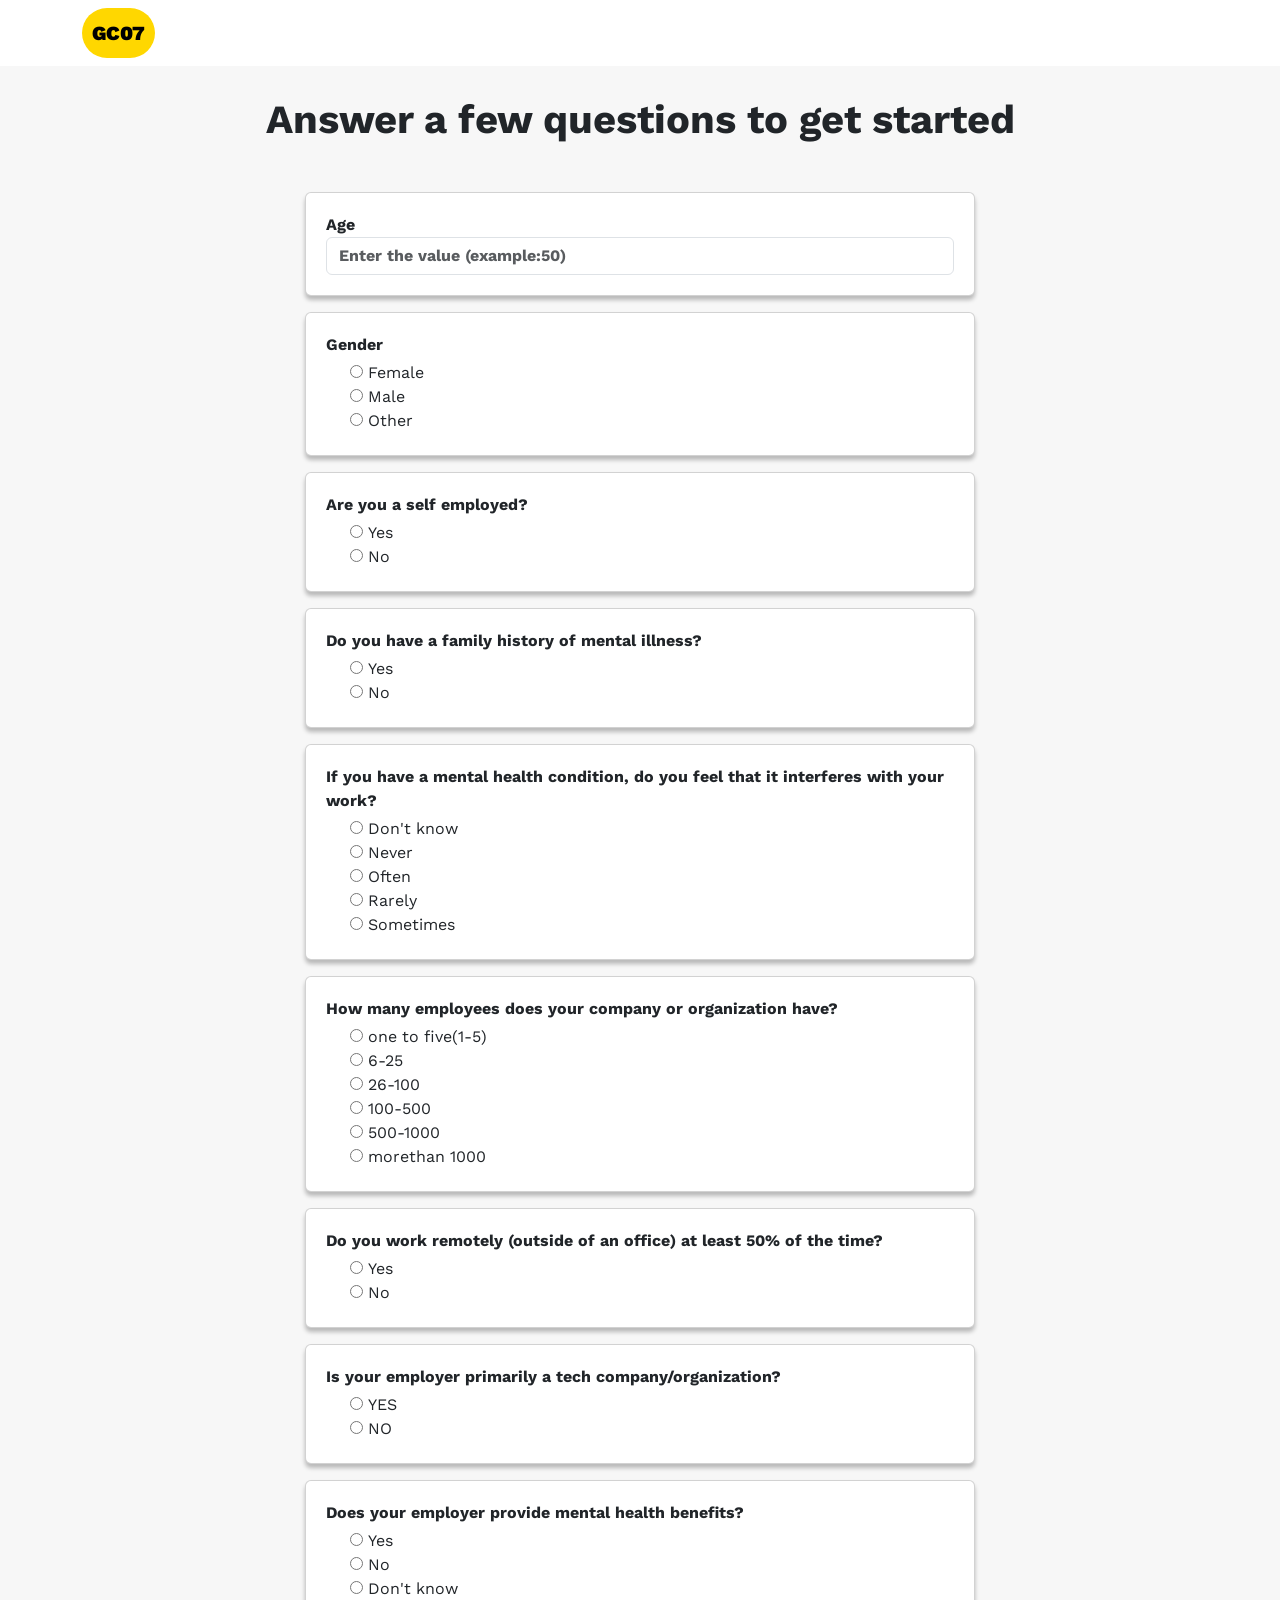
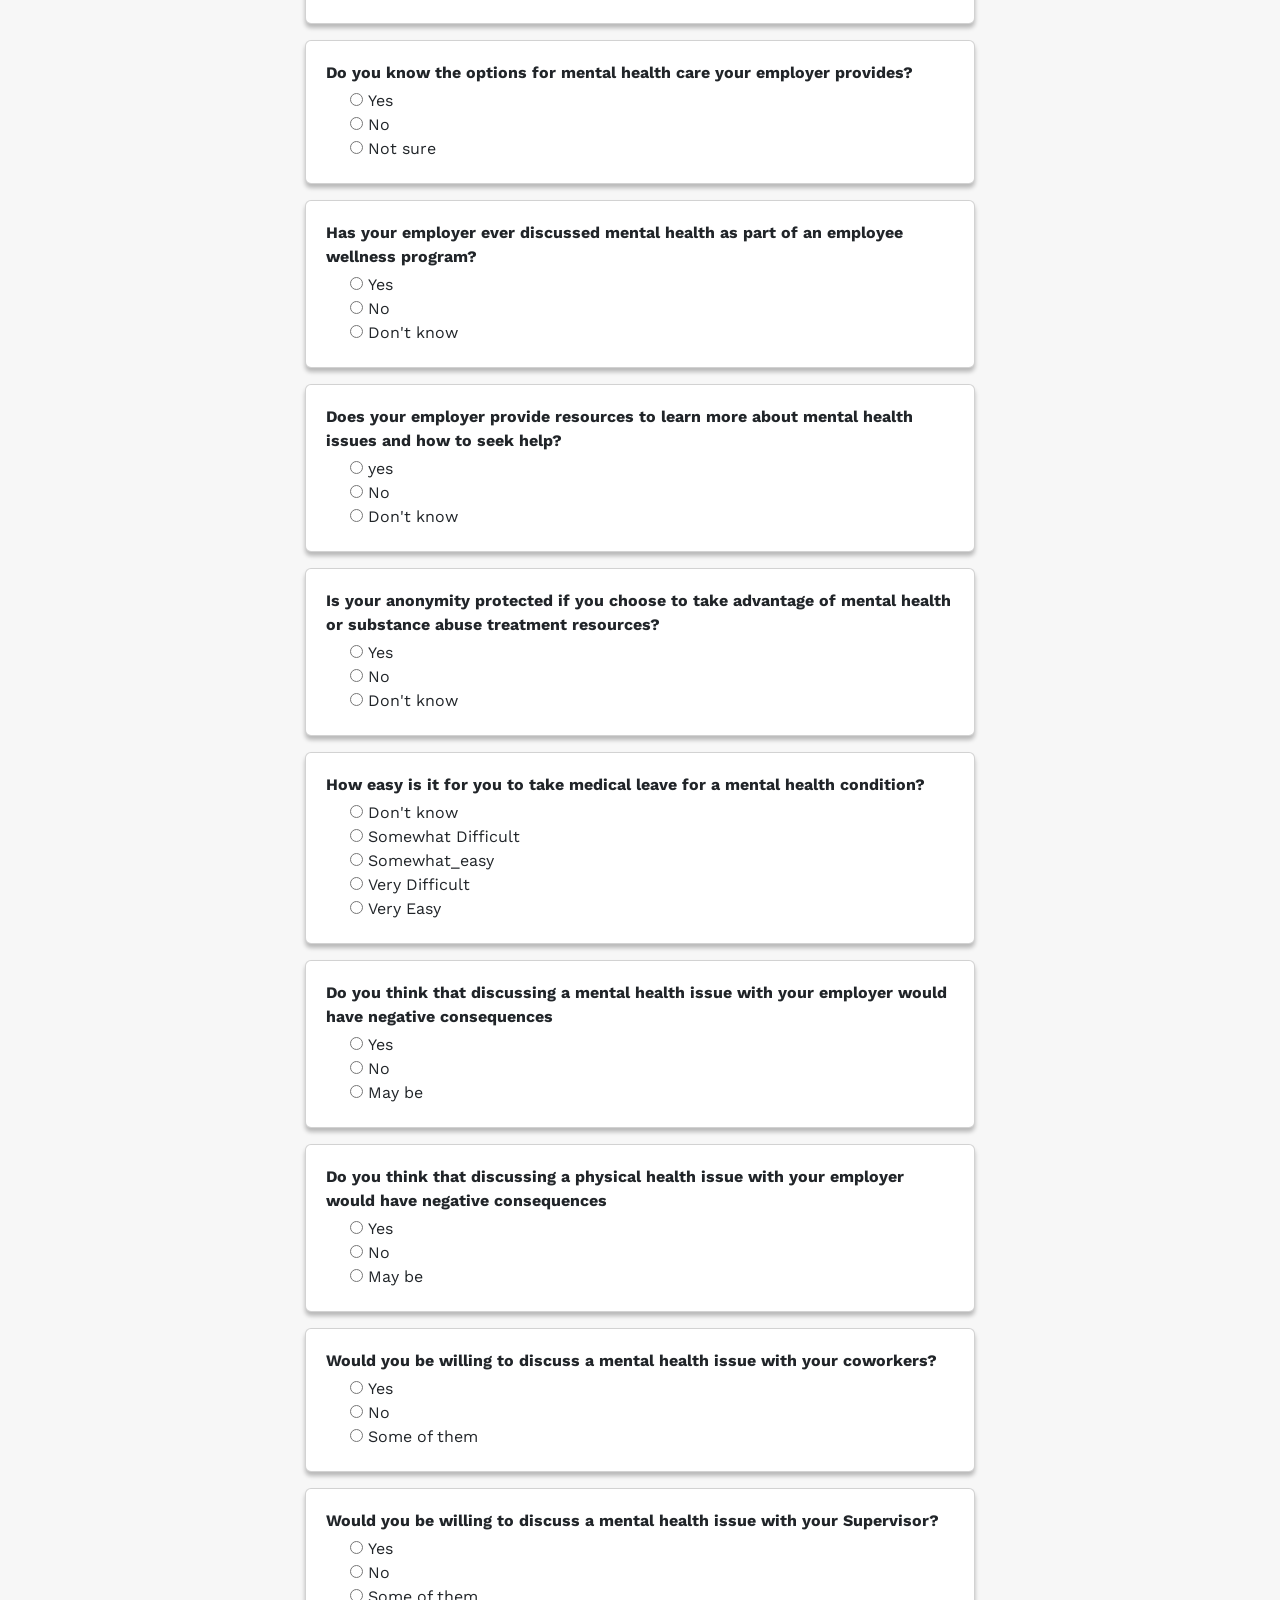
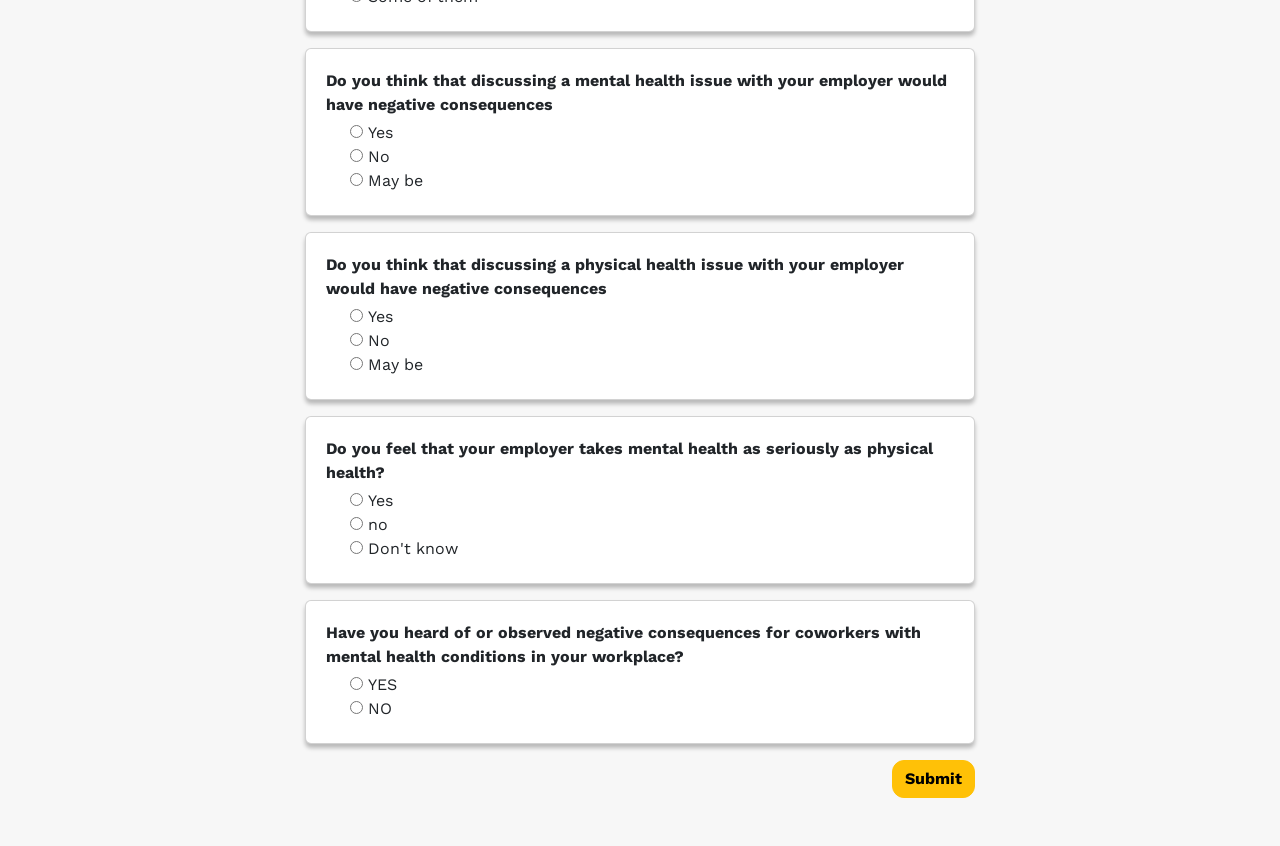
<file: templates/textual-analysis.html>
<!DOCTYPE html>
<html>
    <head>
        <link href="https://fonts.googleapis.com/css?family=Work+Sans&display=swap" rel="stylesheet" />
        <link href="../static/styles/main.css" rel="stylesheet" />
        <link href="https://cdn.jsdelivr.net/npm/bootstrap@5.0.2/dist/css/bootstrap.min.css" rel="stylesheet" integrity="sha384-EVSTQN3/azprG1Anm3QDgpJLIm9Nao0Yz1ztcQTwFspd3yD65VohhpuuCOmLASjC" crossorigin="anonymous">
        <script src="https://cdn.jsdelivr.net/npm/bootstrap@5.0.2/dist/js/bootstrap.bundle.min.js" integrity="sha384-MrcW6ZMFYlzcLA8Nl+NtUVF0sA7MsXsP1UyJoMp4YLEuNSfAP+JcXn/tWtIaxVXM" crossorigin="anonymous"></script>

        <title>document</title>
        
    </head>
    <body>
      <nav class="navbar fixed-top">
        <div class="container">
          <a class="navbar-brand" href="#">
            <!-- <img src="/docs/4.0/assets/brand/bootstrap-solid.svg" width="30" height="30" class="d-inline-block align-top" alt=""> -->
            <strong>GC07</strong>
          </a>
        </div>
      </nav>
      <div class="container questions-form">
        <div class="text-center mb-5">
          <h1>Answer a few questions to get started </h1>
        </div>
        <div class="form">
        <form method="POST" action="/textual-analysis" class="form">
          <div class="form-group card">
            <label for="Age"><strong>Age</strong></label>
              <input
              type="number"
              class="form-control"
              id="age"
              name="age"
              placeholder="Enter the value (example:50)"
              style="font-weight: bold"
              required
            />
          </div>
          <div class="form-group card">
              <label for="gender"><strong>Gender</strong></label>
              <div class="form-check mt-1">
                  <input type="radio" id="female" name="gender" value="2" style="font-weight: bold">
              <label for="female">Female</label><br/>
                <input type="radio" id="male" name="gender" value="1" style="font-weight: bold">
              <label for="male">Male</label><br/>
                <input type="radio" id="other" name="gender" value="0" style="font-weight: bold">
              <label for="other">Other</label>
              </div>
          </div>
          <div class="form-group card">
            <label for="self_employed"><strong>Are you a self employed?</strong></label>
            <div class="form-check mt-1">
              <input type="radio" id="yes" name="self_employed" value="1" style="font-weight: bold">
              <label for="yes">Yes</label><br>
              <input type="radio" id="no" name="self_employed" value="0" style="font-weight: bold">
              <label for="no">No</label>
            </div>             
          </div>
          <div class="form-group card">
            <label for="family_history"><strong>Do you have a family history of mental illness?</strong></label>
            <div class="form-check mt-1">
              <input type="radio" id="yes" name="family_history" value="1" style="font-weight: bold">
              <label for="yes">Yes</label><br>
              <input type="radio" id="no" name="family_history" value="0" style="font-weight: bold">
              <label for="no">No</label><br>
            </div>             
          </div>
          <div class="form-group card">
            <label for="work_interface"><strong>If you have a mental health condition, do you feel that it interferes with your work?</strong></label>
            <div class="form-check mt-1">
              <input type="radio" id="don'tknow" name="work_interface" value="0" style="font-weight: bold">
              <label for="don'tknow">Don't know</label><br>
              <input type="radio" id="never" name="work_interface" value="1" style="font-weight: bold">
              <label for="never">Never</label><br>
              <input type="radio" id="often" name="work_interface" value="2" style="font-weight: bold">
              <label for="often">Often</label><br>
              <input type="radio" id="rarely" name="work_interface" value="3" style="font-weight: bold">
              <label for="rarely">Rarely</label><br>
              <input type="radio" id="sometimes" name="work_interface" value="0" style="font-weight: bold">
              <label for="sometimes">Sometimes</label>
            </div>              
          </div>
          <div class="form-group card">
            <label for="no_employees"><strong>How many employees does your company or organization have?</strong></label>
            <div class="form-check mt-1">
              <input type="radio" id="1-5" name="no_employees" value="0" style="font-weight: bold">
              <label for="1-5">one to five(1-5)</label><br>
              <input type="radio" id="6-25" name="no_employees" value="4" style="font-weight: bold">
              <label for="6-25">6-25</label><br>
              <input type="radio" id="26-100" name="no_employees" value="2" style="font-weight: bold">
              <label for="26-100">26-100</label><br>
              <input type="radio" id="100-500" name="no_employees" value="1" style="font-weight: bold">
              <label for="100-500">100-500</label><br>
              <input type="radio" id="500-1000" name="no_employees" value="3" style="font-weight: bold">
              <label for="500-1000">500-1000</label><br>
              <input type="radio" id="morethan_1000" name="no_employees" value="5" style="font-weight: bold">
              <label for="morethan_1000"> morethan 1000</label>
            </div>              
          </div>
          <div class="form-group card">
            <label for="remote_work"><strong>Do you work remotely (outside of an office) at least 50% of the time?</strong></label>
            <div class="form-check mt-1">
              <input type="radio" id="yes" name="remote_work" value="1" style="font-weight: bold">
              <label for="yes">Yes</label><br>
              <input type="radio" id="no" name="remote_work" value="0" style="font-weight: bold">
              <label for="no">No</label>
            </div>              
          </div>  
      
      
          <div class="form-group card">
            <label for="tech_company"><strong>Is your employer primarily a tech company/organization?</strong></label>
            <div class="form-check mt-1">
              <input type="radio" id="yes" name="tech_company" value="1" style="font-weight: bold">
              <label for="yes">YES</label><br>
              <input type="radio" id="no" name="tech_company" value="0" style="font-weight: bold">
              <label for="no">NO</label><br>
            </div>              
          </div>   
          <div class="form-group card">
            <label for="benefits"><strong>Does your employer provide mental health benefits?</strong></label>
            <div class="form-check mt-1">
              <input type="radio" id="yes" name="benefits" value="2" style="font-weight: bold">
              <label for="yes">Yes</label><br>
              <input type="radio" id="no" name="benefits" value="1" style="font-weight: bold">
              <label for="no">No</label><br>
              <input type="radio" id="don'tknow" name="benefits" value="0" style="font-weight: bold">
              <label for="don'tknow">Don't know</label>
            </div>
          </div>
          <div class="form-group card">
            <label for="care_option"><strong>Do you know the options for mental health care your employer provides?</strong></label>
            <div class="form-check mt-1">
              <input type="radio" id="yes" name="care_option" value="2" style="font-weight: bold">
              <label for="yes">Yes</label><br>
              <input type="radio" id="no" name="care_option" value="1"  style="font-weight: bold">
              <label for="no">No</label><br>
              <input type="radio" id="not_sure" name="care_option" value="0" style="font-weight: bold">
              <label for="not_sure">Not sure</label>
            </div>                         
          </div>
          <div class="form-group card">
            <label for="wellness_program"><strong>Has your employer ever discussed mental health as part of an employee wellness program?</strong></label>
            <div class="form-check mt-1">
              <input type="radio" id="yes" name="wellness_program" value="2" style="font-weight: bold">
              <label for="yes">Yes</label><br>
              <input type="radio" id="no" name="wellness_program" value="1" style="font-weight: bold">
              <label for="no">No</label><br>
              <input type="radio" id="don'tknow" name="wellness_program" value="0" style="font-weight: bold">
              <label for="don'tknow">Don't know</label>
            </div> 
          </div>
          <div class="form-group card">
            <label for="seek_help"><strong>Does your employer provide resources to learn more about mental health issues and how to seek help?</strong></label>
            <div class="form-check mt-1">
              <input type="radio" id="yes" name="seek_help" value="2" style="font-weight: bold">
              <label for="yes">yes</label><br>
              <input type="radio" id="no" name="seek_help" value="1" style="font-weight: bold">
              <label for="no">No</label><br>
              <input type="radio" id="don'tknow" name="seek_help" value="0" style="font-weight: bold">
              <label for="don'tknow">Don't know</label>
            </div>
          </div>
      
          <div class="form-group card">
            <label for="anonymity"><strong> Is your anonymity protected if you choose to take advantage of mental health or substance abuse treatment resources?</strong></label>
            <div class="form-check mt-1">
              <input type="radio" id="yes" name="anonymity" value="2" style="font-weight: bold">
              <label for="yes">Yes</label><br>
              <input type="radio" id="no" name="anonymity" value="1" style="font-weight: bold">
              <label for="no">No</label><br>
              <input type="radio" id="don'tknow" name="anonymity" value="0" style="font-weight: bold">
              <label for="don'tknow">Don't know</label>
            </div>
          </div>
          <div class="form-group card">
            <label for="leave"><strong> How easy is it for you to take medical leave for a mental health condition?</strong></label>
            <div class="form-check mt-1">
              <input type="radio" id="don'tknow" name="leave" value="0" style="font-weight: bold">
              <label for="don'tknow">Don't know</label><br>
              <input type="radio" id="somewhat_difficult" name="leave" value="1" style="font-weight: bold">
              <label for="somewhat_difficult">Somewhat Difficult</label><br>
              <input type="radio" id="somewhat_easy" name="leave" value="2" style="font-weight: bold">
              <label for="somewhat_easy">Somewhat_easy</label><br>
              <input type="radio" id="very_difficult" name="leave" value="3" style="font-weight: bold">
              <label for="very_difficult">Very Difficult</label><br>
              <input type="radio" id="very_easy" name="leave" value="4" style="font-weight: bold">
              <label for="very_easy">Very Easy</label>
              </div>
          </div>
          <div class="form-group card">
            <label for="mentalhealthconsequence"><strong> Do you think that discussing a mental health issue with your employer would have negative consequences</strong></label>
            <div class="form-check mt-1">
              <input type="radio" id="yes" name="mentalhealthconsequence" value="2" style="font-weight: bold">
              <label for="yes">Yes</label><br>
              <input type="radio" id="no" name="mentalhealthconsequence" value="1" style="font-weight: bold">
              <label for="no">No</label><br>
              <input type="radio" id="maybe" name="mentalhealthconsequence" value="0" style="font-weight: bold">
              <label for="maybe">May be</label>
              </div>           
            </div>
          <div class="form-group card">
            <label for="physhealthconsequence"><strong> Do you think that discussing a physical health issue with your employer would have negative consequences</strong></label>
            <div class="form-check mt-1">
              <input type="radio" id="yes" name="physhealthconsequence" value="2" style="font-weight: bold">
              <label for="yes">Yes</label><br>
              <input type="radio" id="no" name="physhealthconsequence" value="1" style="font-weight: bold">
              <label for="no">No</label><br>
              <input type="radio" id="maybe" name="physhealthconsequence" value="0" style="font-weight: bold">
              <label for="maybe">May be</label>
              </div>            
          </div>
          <div class="form-group card">
            <label for="coworkers"><strong> Would you be willing to discuss a mental health issue with your coworkers?</strong></label>
            <div class="form-check mt-1">
              <input type="radio" id="yes" name="coworkers" value="2" style="font-weight: bold">
              <label for="yes">Yes</label><br>
              <input type="radio" id="no" name="coworkers" value="0" style="font-weight: bold">
              <label for="no">No</label><br>
              <input type="radio" id="some of them" name="coworkers" value="1" style="font-weight: bold">
              <label for="some of them">Some of them</label>
              </div>            
          </div>
          <div class="form-group card">
            <label for="supervisor"><strong>Would you be willing to discuss a mental health issue with your Supervisor?</strong></label>
            <div class="form-check mt-1">
              <input type="radio" id="yes" name="supervisor" value="2" style="font-weight: bold">
              <label for="yes">Yes</label><br>
              <input type="radio" id="no" name="supervisor" value="0" style="font-weight: bold">
              <label for="no">No</label><br>
              <input type="radio" id="Some of them" name="supervisor" value="1" style="font-weight: bold">
              <label for="Some of them">Some of them</label>
              </div>            
            </div>      
          <div class="form-group card">
            <label for="mentalhealthinterview"><strong> Do you think that discussing a mental health issue with your employer would have negative consequences</strong></label>
            <div class="form-check mt-1">
              <input type="radio" id="yes" name="mentalhealthinterview" value="2" style="font-weight: bold">
              <label for="yes">Yes</label><br>
              <input type="radio" id="no" name="mentalhealthinterview" value="1" style="font-weight: bold">
              <label for="no">No</label><br>
              <input type="radio" id="maybe" name="mentalhealthinterview" value="0" style="font-weight: bold">
              <label for="maybe">May be</label>
            </div>           
          </div>
          <div class="form-group card">
            <label for="physhealthinterview"><strong> Do you think that discussing a physical health issue with your employer would have negative consequences</strong></label>
            <div class="form-check mt-1">
              <input type="radio" id="yes" name="physhealthinterview" value="2" style="font-weight: bold">
              <label for="yes">Yes</label><br>
              <input type="radio" id="no" name="physhealthinterview" value="1" style="font-weight: bold">
              <label for="no">No</label><br>
              <input type="radio" id="maybe" name="physhealthinterview" value="0" style="font-weight: bold">
              <label for="maybe">May be</label>
              </div>            
          </div>      
          <div class="form-group card">
            <label for="mentalvsphysical"><strong> Do you feel that your employer takes mental health as seriously as physical health?</strong></label>
            <div class="form-check mt-1">
              <input type="radio" id="yes" name="mentalvsphysical" value="2" style="font-weight: bold">
              <label for="yes">Yes</label><br>
              <input type="radio" id="no" name="mentalvsphysical" value="1" style="font-weight: bold">
              <label for="no">no</label><br>
              <input type="radio" id="don'tknow" name="mentalvsphysical" value="0" style="font-weight: bold">
              <label for="don'tknow">Don't know</label>              
            </div>
          </div>      
          <div class="form-group card">
            <label for="obs_consequence"><strong>Have you heard of or observed negative consequences for coworkers with mental health conditions in your workplace?</strong></label>
            <div class="form-check mt-1">
              <input type="radio" id="yes" name="obs_consequence" value="1" style="font-weight: bold">
              <label for="yes">YES</label><br>
              <input type="radio" id="no" name="obs_consequence" value="0" style="font-weight: bold">
              <label for="no">NO</label><br>
              </div>
          </div>   
          <div class="submit-form mb-5">
            <button
              type="submit"
              class="btn btn-warning"
              style="color: black; font-weight: bold; border-radius:12px;">
              Submit
            </button>
          </div>
        </form></div>
      </div>
    </body>
</html>
</file>
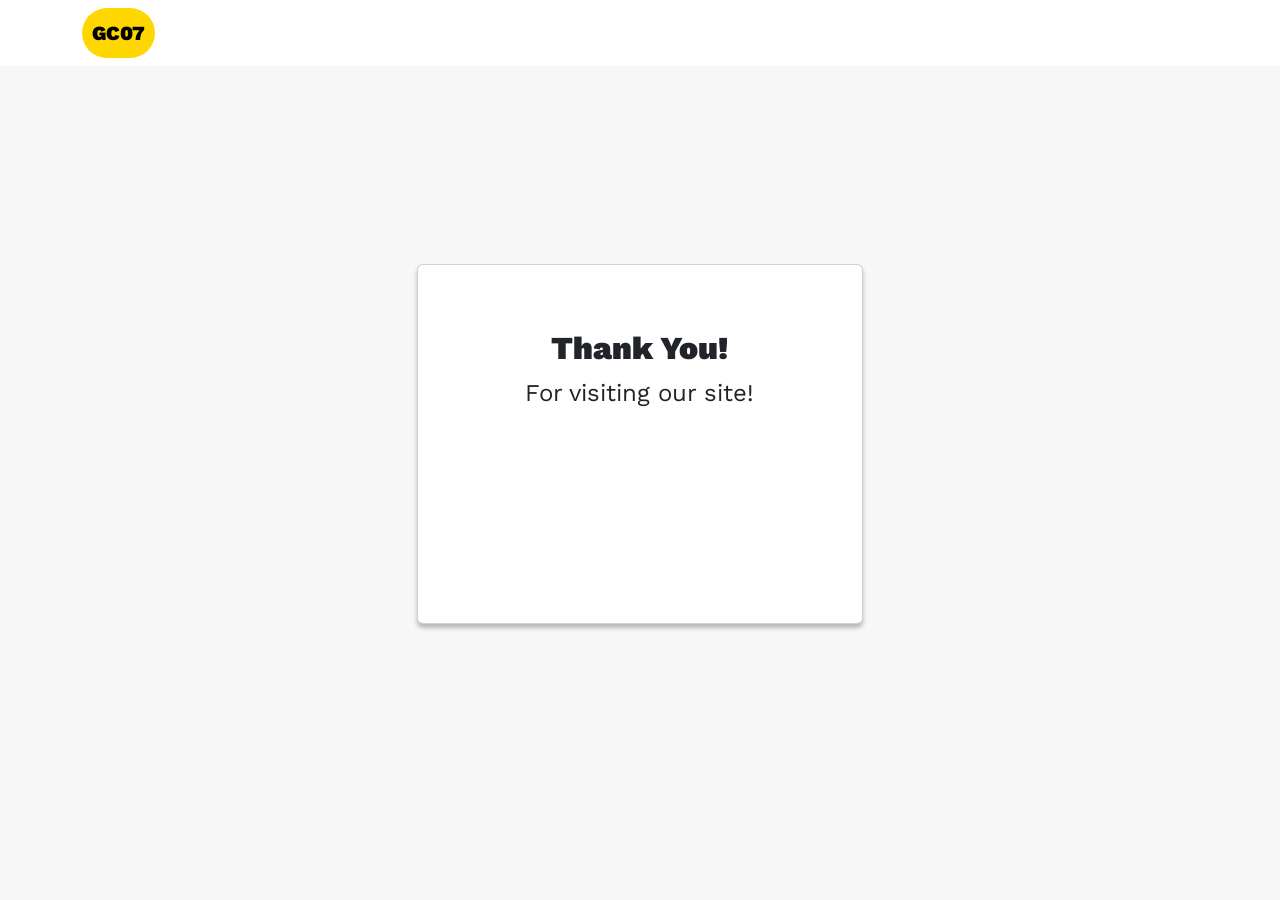
<file: templates/thank-you.html>
<!DOCTYPE html>
<html>
    <head>
        <link href="https://fonts.googleapis.com/css?family=Work+Sans&display=swap" rel="stylesheet" />
        <link href="../static/styles/main.css" rel="stylesheet" />
        <link href="https://cdn.jsdelivr.net/npm/bootstrap@5.0.2/dist/css/bootstrap.min.css" rel="stylesheet" integrity="sha384-EVSTQN3/azprG1Anm3QDgpJLIm9Nao0Yz1ztcQTwFspd3yD65VohhpuuCOmLASjC" crossorigin="anonymous">
        <script src="https://cdn.jsdelivr.net/npm/bootstrap@5.0.2/dist/js/bootstrap.bundle.min.js" integrity="sha384-MrcW6ZMFYlzcLA8Nl+NtUVF0sA7MsXsP1UyJoMp4YLEuNSfAP+JcXn/tWtIaxVXM" crossorigin="anonymous"></script>
        <title>document</title>
        
    </head>
    <body>
      <nav class="navbar fixed-top">
        <div class="container">
          <a class="navbar-brand" href="#">
            <!-- <img src="/docs/4.0/assets/brand/bootstrap-solid.svg" width="30" height="30" class="d-inline-block align-top" alt=""> -->
            <strong>GC07</strong>
          </a>
        </div>
      </nav>
      <div class="result container mt-5">
        <div class="card text-center">
          <div class="card-body mt-5">
            <h5 class="card-title">Thank You!</h5>
            <p class="card-text">For visiting our site!</p>
            <!-- <a href="./page6.html" class="btn btn-warning">Check Severity</a> -->
          </div>
        </div>
      </div>
    </body>
</html>
</file>
<file: static/styles/main.css>
* {
  box-sizing: border-box;
}

body {
  font-size: 16px;
  font-family: "Work Sans", sans-serif !important;
  background-color: #f7f7f7 !important;
}

.navbar {
  background-color: #ffffff;
  color: #000000 !important;
}

.navbar a {
  color: #000000;
  font-weight: bold;
  background-color: #ffd700;
  padding: 10px 10px;
  border-radius: 30px;
}

.background {
  width: 100%;
  height: 100vh;
  background-image: url("../images/bg.png");
  background-repeat: no-repeat;
  background-position: center center;
  background-size: cover;
  opacity: 1;
  position: relative;
  top: 0px;
  left: 0px;
  overflow: hidden;
}

.heading {
  overflow: hidden;
  margin-top: 27%;
  color: #ffffff;
  text-align: center;
}

h1 {
  font-weight: bold !important;
}

.heading h1 {
  font-weight: bold;
  font-size: 72px;
  text-shadow: 10px 5px 5px rgba(0, 0, 0, 0.25);
}

.sub-heading {
  font-size: 28px;
}

.button {
  font-size: 20px;
  border-radius: 12px;
  background-color: #ffd700;
  border: none;
  color: #000000;
  padding: 5px 10px;
  transition: all 0.5s;
  cursor: pointer;
  margin: 5px;
}

.button span {
  display: inline-block;
  position: relative;
  transition: 0.5s;
}

.button span:after {
  content: "\00bb";
  position: absolute;
  opacity: 0;
  top: 0;
  right: -10px;
  transition: 0.5s;
}

.button:hover span {
  padding-right: 15px;
}

.button:hover span:after {
  opacity: 1;
  right: 0;
}

.options {
  display: flex;
  align-items: center;
  justify-content: center;
  height: 88vh;
}

.options h1 {
  font-weight: bold;
}

.card {
  background-color: #ffffff;
  color: #000000;
  box-shadow: 0px 4px 4px rgba(0, 0, 0, 0.25);
  border: none;
}

.options .card {
  height: 40vh;
  border: none;
}

.card .card-title {
  font-weight: 900;
  font-size: 32px;
}

.questions-form {
  margin-top: 6rem;
}

.questions-form form {
  width: 60%;
  margin-left: 20%;
}

.questions-form .card {
  padding: 20px;
  margin-bottom: 1rem;
}

.submit-form {
  display: flex;
  justify-content: end;
}

.result {
  height: 88vh;
  display: flex;
  /* justify-content: center; */
  align-items: center;
}

.result .card {
  width: 40%;
  margin-left: 30%;
  height: 40vh;
  align-items: center;
}

.card-text {
  font-size: 24px;
}

.suggestions {
  margin-top: 7rem;
}

.suggestions .card-title {
  font-size: 24px;
}

.suggestions .card-text {
  font-size: 18px;
}

.col-md-4 {
  width: 30% !important;
  margin-left: 1.5%;
  margin-right: 1.5%;
}
</file>
